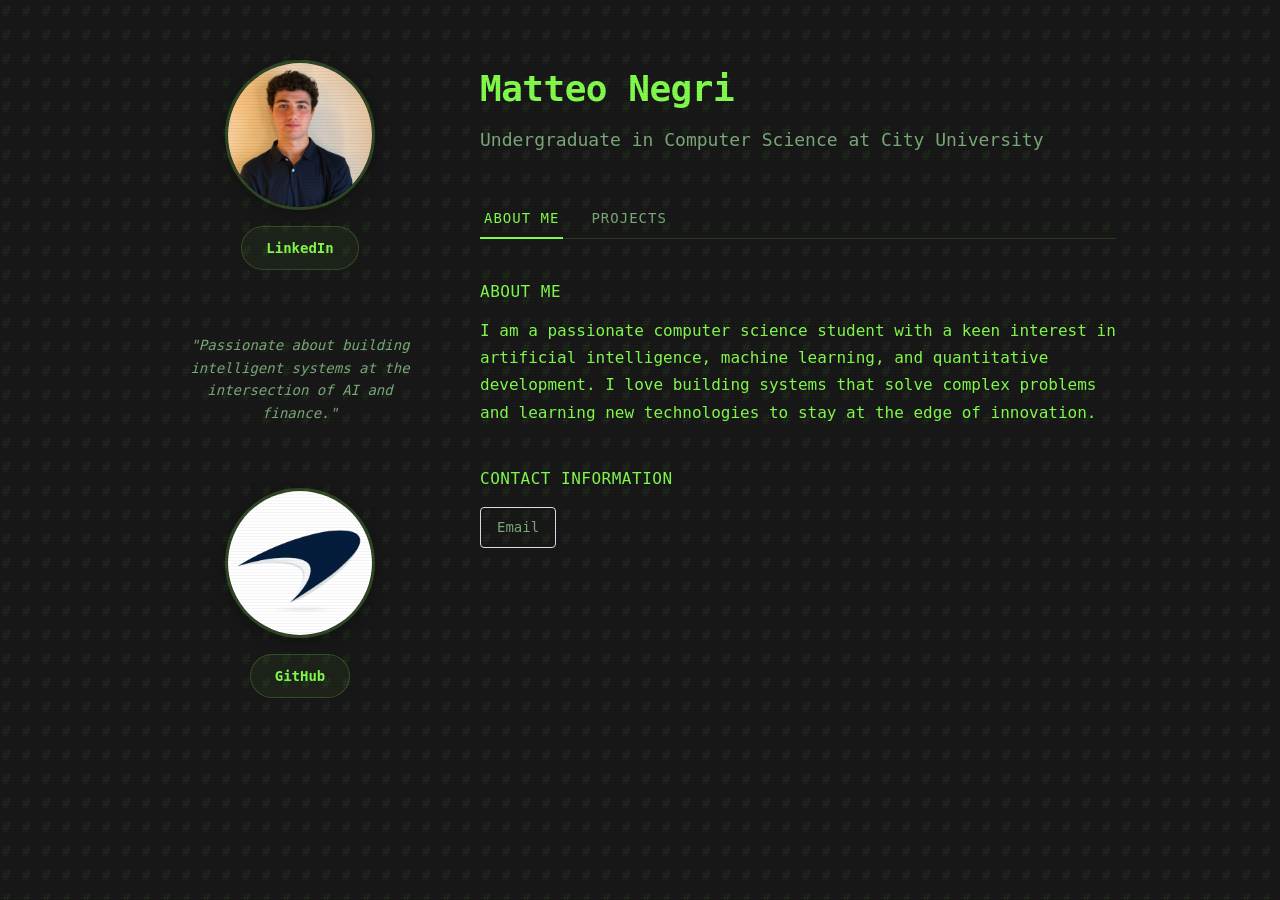
<file: index.html>
<!DOCTYPE html>
<html lang="en">

<head>
    <meta charset="UTF-8">
    <meta name="viewport" content="width=device-width, initial-scale=1.0">
    <title>Matteo Negri | Portfolio</title>

    <!-- Google Fonts: Inter -->
    <link rel="preconnect" href="https://fonts.googleapis.com">
    <link rel="preconnect" href="https://fonts.gstatic.com" crossorigin>
    <link href="https://fonts.googleapis.com/css2?family=Inter:wght@400;500;700&display=swap" rel="stylesheet">
    <link rel="icon" type="image/png" href="favicon.png">
    <link rel="stylesheet" href="style.css">
</head>

<body>
    <div class="container main-layout">
        <aside class="profile-card">
            <div class="social-group">
                <div class="circular-img">
                    <img src="data/profile.jpg" alt="Matteo Negri">
                </div>
                <a href="https://www.linkedin.com/in/matteo-negri-60097131b/" target="_blank" class="sidebar-btn linkedin">
                    LinkedIn
                </a>
            </div>

            <blockquote class="profile-quote">
                "Passionate about building intelligent systems at the intersection of AI and finance."
            </blockquote>

            <div class="social-group">
                <div class="circular-img">
                    <img src="data/mclaren.png" alt="GitHub Image">
                </div>
                <a href="https://github.com/MN012" target="_blank" class="sidebar-btn github">
                    GitHub
                </a>
            </div>
        </aside>

        <header class="hero">
            <h1 class="name-title">Matteo Negri</h1>
            <h2 class="subtitle">Undergraduate in Computer Science at City University</h2>
        </header>

        <nav class="tab-nav">
            <button class="tab-btn active" data-tab="about">ABOUT ME</button>
            <button class="tab-btn" data-tab="projects">PROJECTS</button>
        </nav>

        <main>
            <!-- ABOUT ME Tab -->
            <div class="tab-panel active" id="tab-about">
                <section class="content-section">
                    <h3>About Me</h3>
                    <p>I am a passionate computer science student with a keen interest in artificial intelligence,
                        machine learning, and quantitative development. I love building systems that solve complex
                        problems and learning new technologies to stay at the edge of innovation.</p>
                </section>

                <section class="content-section">
                    <h3>Contact Information</h3>
                    <div class="links-container">
                        <a href="mailto:matteo.negri@city.ac.uk" class="btn">Email</a>
                    </div>
                </section>
            </div>

            <div class="tab-panel" id="tab-projects">
                <div class="project-list">
                    <a href="project-anomaly.html" class="project-item">
                        <h2>Anomaly Detection in Financial Time Series</h2>
                        <p>Predicting stock anomalies using Z-scores, Isolation Forest, and LSTM neural networks on 39
                            years of price data.</p>
                    </a>

                    <a href="project-fake-news.html" class="project-item">
                        <h2>Fake News Classifier</h2>
                        <p>NLP-powered classification of news as "FAKE" or "REAL" using TF-IDF and Linear Support Vector
                            Classifiers.</p>
                    </a>

                    <a href="project-resume-screener.html" class="project-item">
                        <h2>AI Resume Screener</h2>
                        <p>CLI tool comparing resumes against job descriptions using TF-IDF vectorization and cosine
                            similarity.</p>
                    </a>

                    <a href="project-trading-bot.html" class="project-item">
                        <h2>Reinforcement Learning Trading Bot</h2>
                        <p>Autonomous trading agent trained with PPO on 10 years of AAPL data, achieving 12.5% return on
                            unseen test sets.</p>
                    </a>
                </div>
            </div>
        </main>

        <script>
            document.querySelectorAll('.tab-btn').forEach(btn => {
                btn.addEventListener('click', () => {
                    document.querySelectorAll('.tab-btn').forEach(b => b.classList.remove('active'));
                    document.querySelectorAll('.tab-panel').forEach(p => p.classList.remove('active'));
                    btn.classList.add('active');
                    document.getElementById('tab-' + btn.dataset.tab).classList.add('active');
                });
            });
        </script>
    </div>
</body>

</html>
</file>
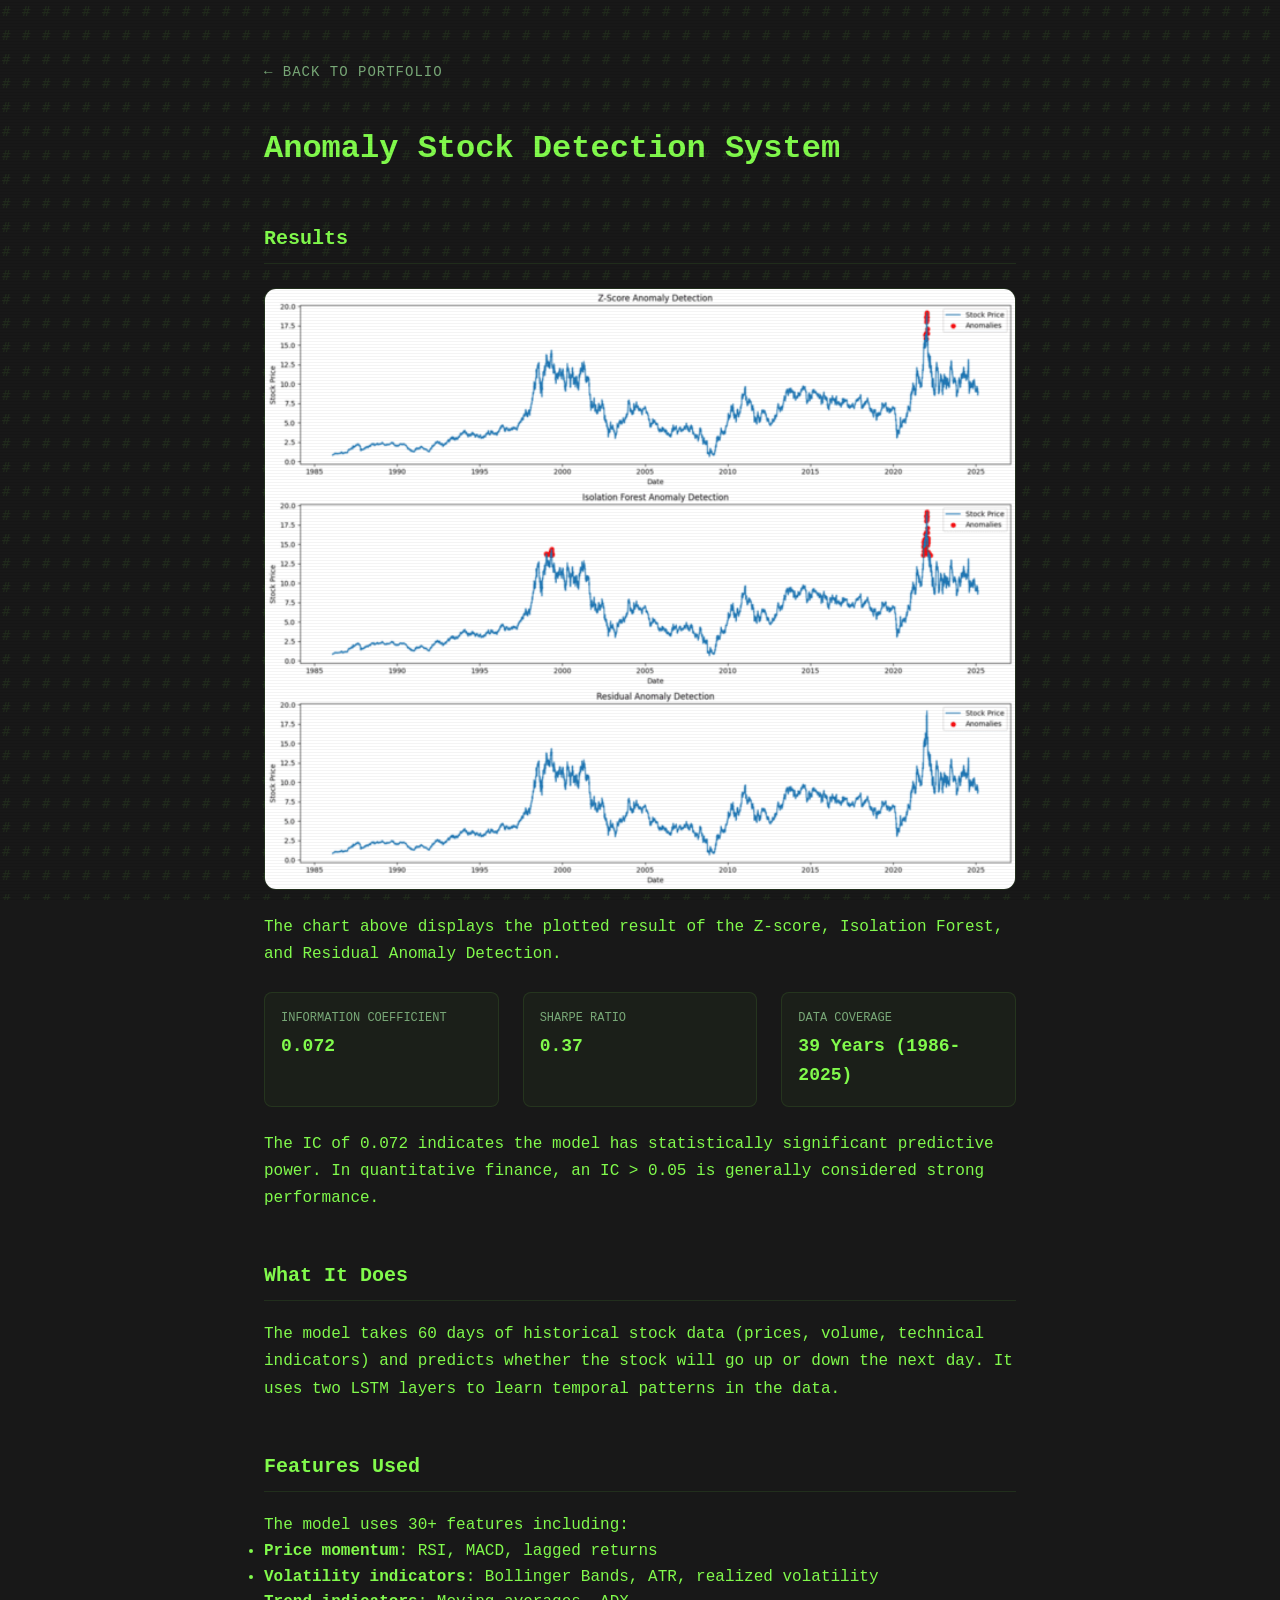
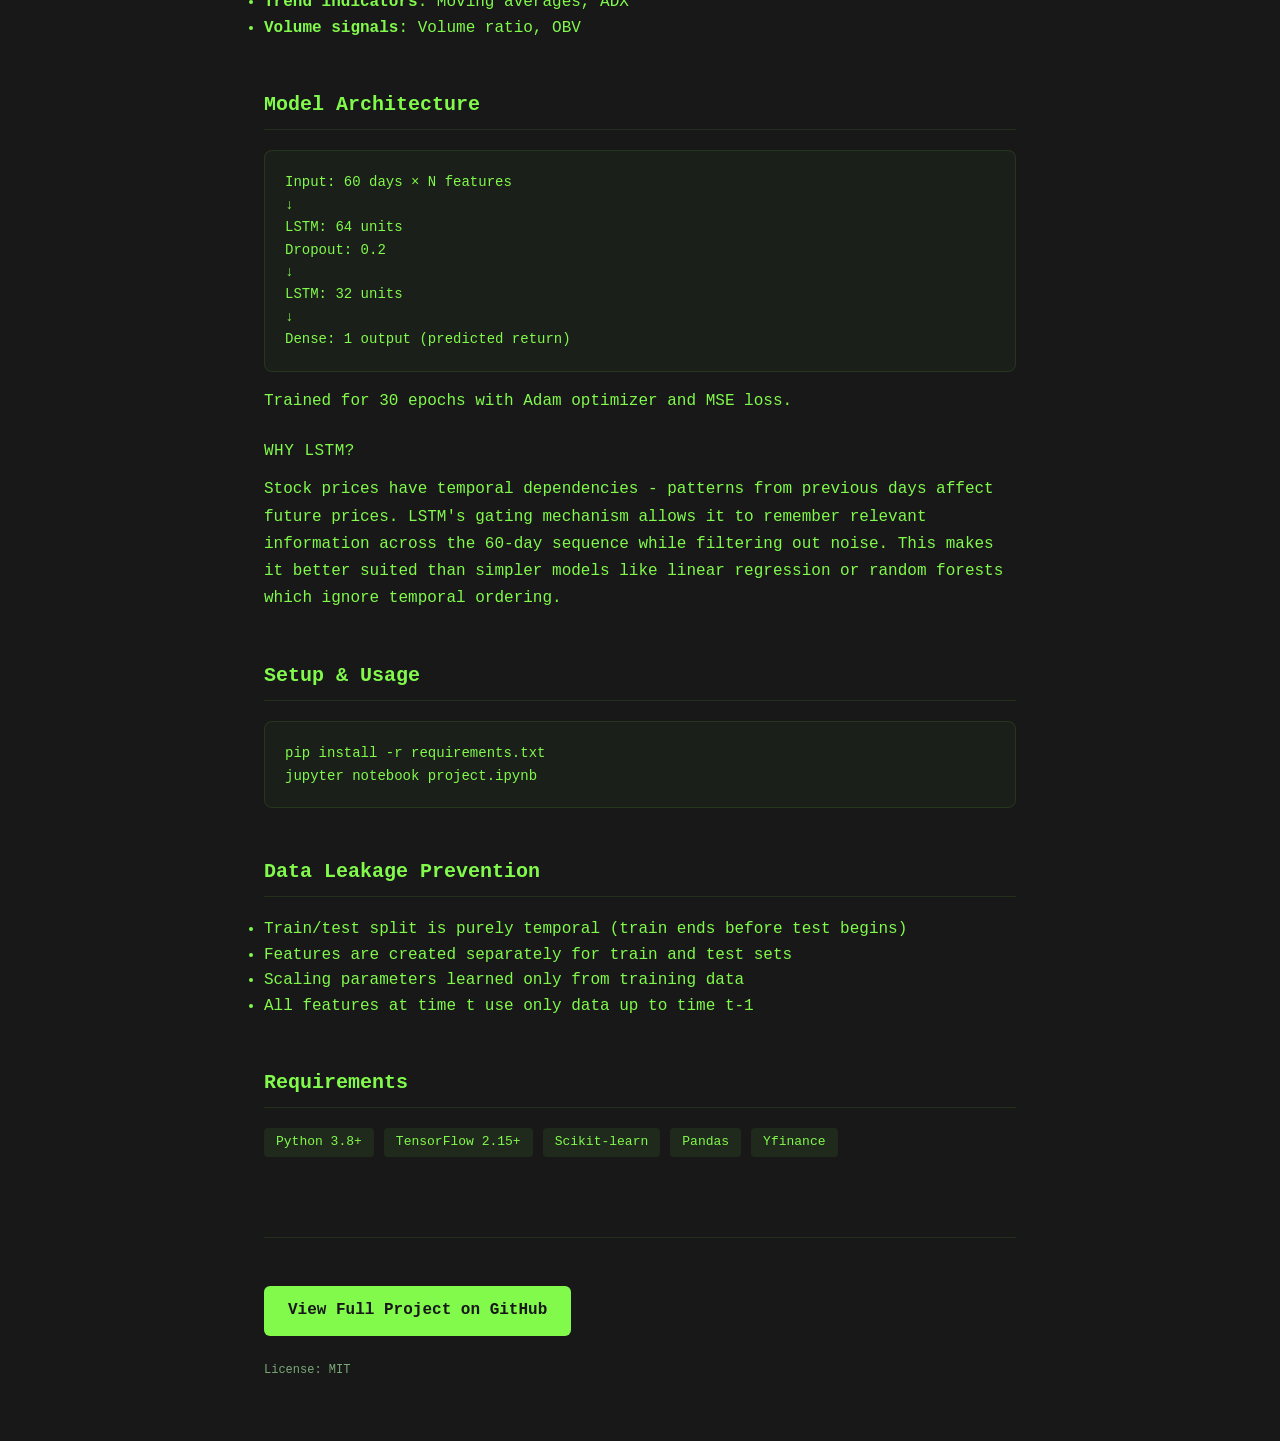
<file: project-anomaly.html>
<!DOCTYPE html>
<html lang="en">

<head>
    <meta charset="UTF-8">
    <meta name="viewport" content="width=device-width, initial-scale=1.0">
    <title>Anomaly Stock Detection System | Matteo Negri</title>

    <!-- Google Fonts -->
    <link rel="preconnect" href="https://fonts.googleapis.com">
    <link rel="preconnect" href="https://fonts.gstatic.com" crossorigin>
    <link href="https://fonts.googleapis.com/css2?family=Inter:wght@400;500;700&display=swap" rel="stylesheet">
    <link rel="icon" type="image/png" href="favicon.png">
    <link rel="stylesheet" href="style.css">
    <style>
        .detail-page {
            max-width: 800px;
            margin: 0 auto;
            padding: 60px 24px;
        }

        .back-link {
            display: inline-flex;
            align-items: center;
            gap: 8px;
            color: var(--text-secondary);
            text-decoration: none;
            font-size: 14px;
            text-transform: uppercase;
            letter-spacing: 1px;
            margin-bottom: 40px;
            transition: color 0.2s ease;
        }

        .back-link:hover {
            color: var(--text-primary);
        }

        .project-header {
            margin-bottom: 48px;
        }

        .project-header h1 {
            font-size: 32px;
            margin-bottom: 16px;
            color: var(--text-primary);
        }

        .tagline {
            font-size: 18px;
            color: var(--text-secondary);
            line-height: 1.6;
        }

        .content-block {
            margin-bottom: 48px;
        }

        .content-block h2 {
            font-size: 20px;
            color: var(--text-primary);
            margin-bottom: 20px;
            padding-bottom: 8px;
            border-bottom: 1px solid rgba(129, 250, 76, 0.1);
        }

        .content-block h3 {
            font-size: 16px;
            color: var(--text-primary);
            margin: 24px 0 12px;
        }

        .project-img {
            width: 100%;
            border-radius: 12px;
            border: 1px solid rgba(129, 250, 76, 0.1);
            margin: 24px 0;
            display: block;
        }

        .info-grid {
            display: grid;
            grid-template-columns: repeat(auto-fit, minmax(200px, 1fr));
            gap: 24px;
            margin: 24px 0;
        }

        .info-card {
            background: rgba(129, 250, 76, 0.03);
            border: 1px solid rgba(129, 250, 76, 0.1);
            padding: 16px;
            border-radius: 8px;
        }

        .info-card span {
            display: block;
            font-size: 12px;
            color: var(--text-secondary);
            text-transform: uppercase;
            margin-bottom: 4px;
        }

        .info-card strong {
            font-size: 18px;
            color: var(--text-primary);
        }

        .tech-list {
            display: flex;
            flex-wrap: wrap;
            gap: 10px;
            list-style: none;
            padding: 0;
        }

        .tech-tag {
            background: rgba(129, 250, 76, 0.08);
            color: var(--text-primary);
            padding: 4px 12px;
            border-radius: 4px;
            font-size: 13px;
        }

        code {
            background: rgba(129, 250, 76, 0.05);
            padding: 2px 6px;
            border-radius: 4px;
            font-family: inherit;
        }

        pre {
            background: rgba(129, 250, 76, 0.03);
            border: 1px solid rgba(129, 250, 76, 0.1);
            padding: 20px;
            border-radius: 8px;
            overflow-x: auto;
            margin: 16px 0;
            font-size: 14px;
            line-height: 1.6;
        }

        .github-btn {
            display: inline-flex;
            align-items: center;
            padding: 12px 24px;
            background: var(--text-primary);
            color: var(--bg-color);
            text-decoration: none;
            border-radius: 6px;
            font-weight: 600;
            margin-top: 24px;
            transition: opacity 0.2s;
        }

        .github-btn:hover {
            opacity: 0.9;
        }
    </style>
</head>

<body>
    <div class="container detail-page">
        <a href="index.html" class="back-link">← Back to Portfolio</a>

        <header class="project-header">
            <h1>Anomaly Stock Detection System</h1>
        </header>

        <section class="content-block">
            <h2>Results</h2>
            <img src="data/anomaly.png" alt="Plotted Result of Anomaly Detection" class="project-img">
            <p>The chart above displays the plotted result of the Z-score, Isolation Forest, and Residual Anomaly
                Detection.</p>

            <div class="info-grid">
                <div class="info-card">
                    <span>Information Coefficient</span>
                    <strong>0.072</strong>
                </div>
                <div class="info-card">
                    <span>Sharpe Ratio</span>
                    <strong>0.37</strong>
                </div>
                <div class="info-card">
                    <span>Data Coverage</span>
                    <strong>39 Years (1986-2025)</strong>
                </div>
            </div>
            <p>The IC of 0.072 indicates the model has statistically significant predictive power. In quantitative
                finance, an IC > 0.05 is generally considered strong performance.</p>
        </section>

        <section class="content-block">
            <h2>What It Does</h2>
            <p>The model takes 60 days of historical stock data (prices, volume, technical indicators) and predicts
                whether the stock will go up or down the next day. It uses two LSTM layers to learn temporal patterns in
                the data.</p>
        </section>

        <section class="content-block">
            <h2>Features Used</h2>
            <p>The model uses 30+ features including:</p>
            <ul>
                <li><strong>Price momentum</strong>: RSI, MACD, lagged returns</li>
                <li><strong>Volatility indicators</strong>: Bollinger Bands, ATR, realized volatility</li>
                <li><strong>Trend indicators</strong>: Moving averages, ADX</li>
                <li><strong>Volume signals</strong>: Volume ratio, OBV</li>
            </ul>
        </section>

        <section class="content-block">
            <h2>Model Architecture</h2>
            <pre>Input: 60 days × N features
↓
LSTM: 64 units
Dropout: 0.2
↓
LSTM: 32 units
↓
Dense: 1 output (predicted return)</pre>
            <p>Trained for 30 epochs with Adam optimizer and MSE loss.</p>

            <h3>Why LSTM?</h3>
            <p>Stock prices have temporal dependencies - patterns from previous days affect future prices. LSTM's gating
                mechanism allows it to remember relevant information across the 60-day sequence while filtering out
                noise. This makes it better suited than simpler models like linear regression or random forests which
                ignore temporal ordering.</p>
        </section>

        <section class="content-block">
            <h2>Setup & Usage</h2>
            <pre>pip install -r requirements.txt
jupyter notebook project.ipynb</pre>
        </section>

        <section class="content-block">
            <h2>Data Leakage Prevention</h2>
            <ul>
                <li>Train/test split is purely temporal (train ends before test begins)</li>
                <li>Features are created separately for train and test sets</li>
                <li>Scaling parameters learned only from training data</li>
                <li>All features at time t use only data up to time t-1</li>
            </ul>
        </section>

        <section class="content-block">
            <h2>Requirements</h2>
            <ul class="tech-list">
                <li class="tech-tag">Python 3.8+</li>
                <li class="tech-tag">TensorFlow 2.15+</li>
                <li class="tech-tag">Scikit-learn</li>
                <li class="tech-tag">Pandas</li>
                <li class="tech-tag">Yfinance</li>
            </ul>
        </section>

        <footer style="margin-top: 80px; padding-top: 24px; border-top: 1px solid rgba(129, 250, 76, 0.1);">
            <a href="https://github.com/MN012/Anomaly-Stock-Detection-System" target="_blank" class="github-btn">View
                Full Project on GitHub</a>
            <p style="font-size: 12px; color: var(--text-secondary); margin-top: 24px;">License: MIT</p>
        </footer>
    </div>
</body>

</html>
</file>
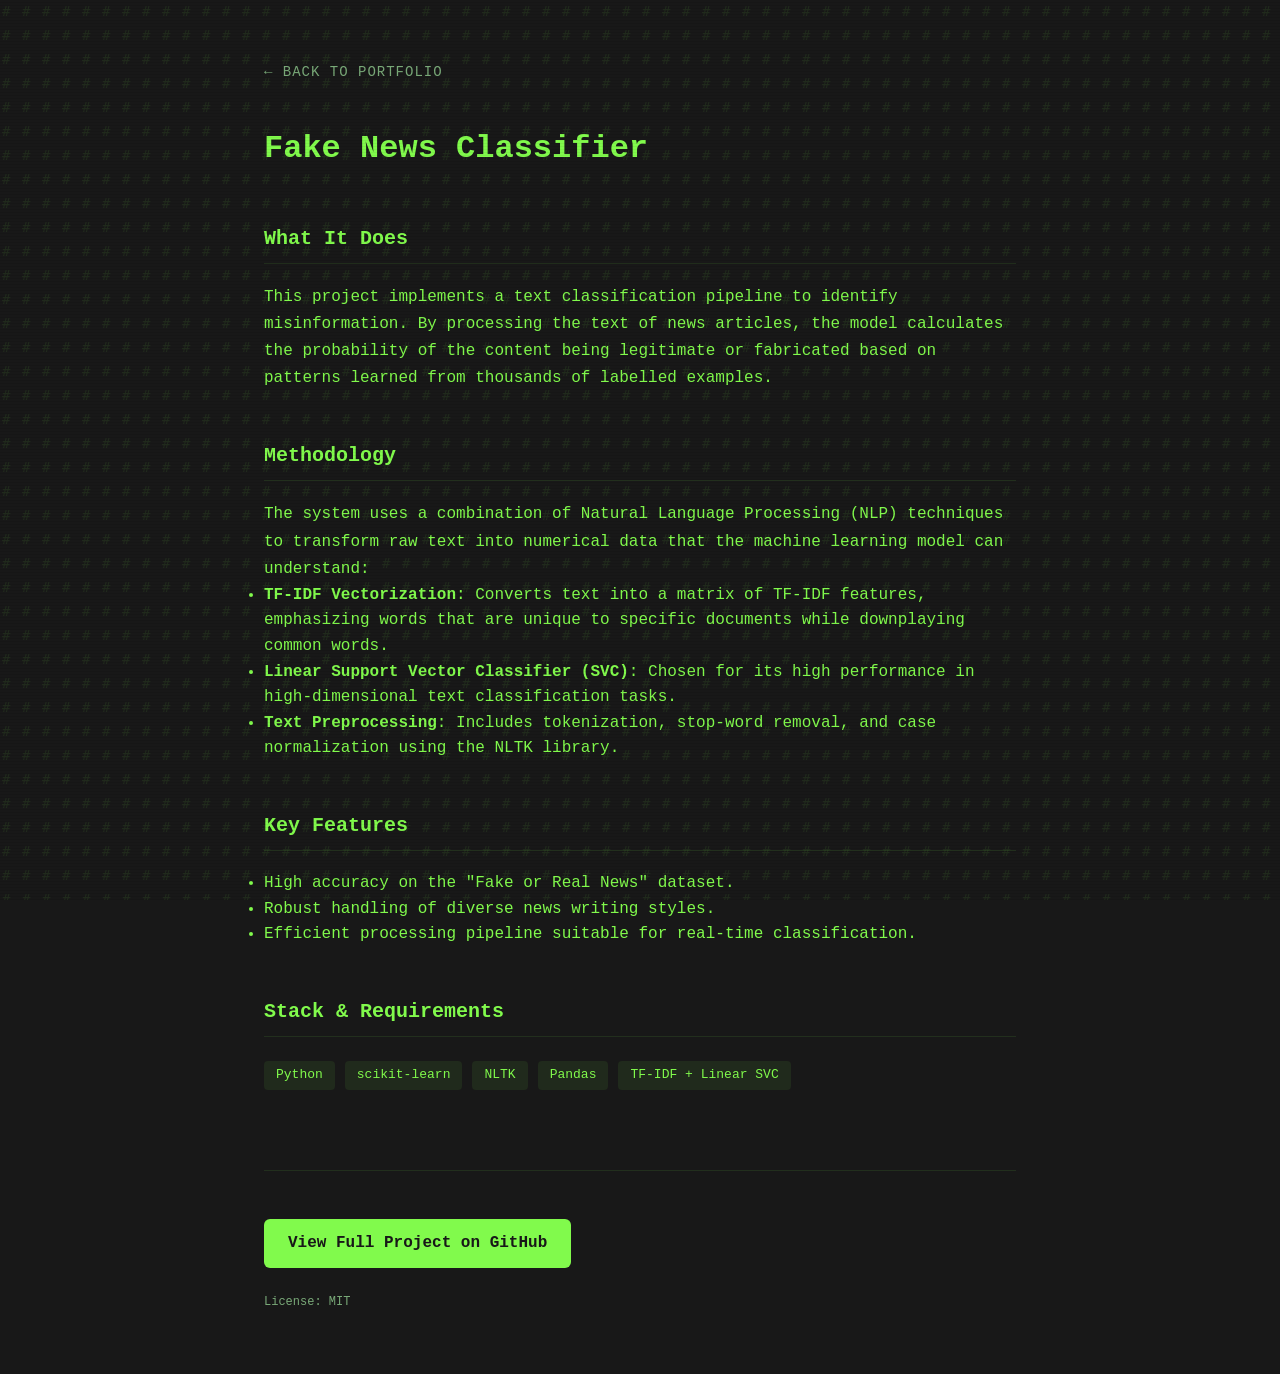
<file: project-fake-news.html>
<!DOCTYPE html>
<html lang="en">

<head>
    <meta charset="UTF-8">
    <meta name="viewport" content="width=device-width, initial-scale=1.0">
    <title>Fake News Classifier | Matteo Negri</title>

    <!-- Google Fonts -->
    <link rel="preconnect" href="https://fonts.googleapis.com">
    <link rel="preconnect" href="https://fonts.gstatic.com" crossorigin>
    <link href="https://fonts.googleapis.com/css2?family=Inter:wght@400;500;700&display=swap" rel="stylesheet">
    <link rel="icon" type="image/png" href="favicon.png">
    <link rel="stylesheet" href="style.css">
    <style>
        .detail-page {
            max-width: 800px;
            margin: 0 auto;
            padding: 60px 24px;
        }

        .back-link {
            display: inline-flex;
            align-items: center;
            gap: 8px;
            color: var(--text-secondary);
            text-decoration: none;
            font-size: 14px;
            text-transform: uppercase;
            letter-spacing: 1px;
            margin-bottom: 40px;
            transition: color 0.2s ease;
        }

        .back-link:hover {
            color: var(--text-primary);
        }

        .project-header {
            margin-bottom: 48px;
        }

        .project-header h1 {
            font-size: 32px;
            margin-bottom: 16px;
            color: var(--text-primary);
        }

        .tagline {
            font-size: 18px;
            color: var(--text-secondary);
            line-height: 1.6;
        }

        .content-block {
            margin-bottom: 48px;
        }

        .content-block h2 {
            font-size: 20px;
            color: var(--text-primary);
            margin-bottom: 20px;
            padding-bottom: 8px;
            border-bottom: 1px solid rgba(129, 250, 76, 0.1);
        }

        .tech-list {
            display: flex;
            flex-wrap: wrap;
            gap: 10px;
            list-style: none;
            padding: 0;
            margin-top: 24px;
        }

        .tech-tag {
            background: rgba(129, 250, 76, 0.08);
            color: var(--text-primary);
            padding: 4px 12px;
            border-radius: 4px;
            font-size: 13px;
        }

        .github-btn {
            display: inline-flex;
            align-items: center;
            padding: 12px 24px;
            background: var(--text-primary);
            color: var(--bg-color);
            text-decoration: none;
            border-radius: 6px;
            font-weight: 600;
            margin-top: 24px;
            transition: opacity 0.2s;
        }

        .github-btn:hover {
            opacity: 0.9;
        }
    </style>
</head>

<body>
    <div class="container detail-page">
        <a href="index.html" class="back-link">← Back to Portfolio</a>

        <header class="project-header">
            <h1>Fake News Classifier</h1>
        </header>

        <section class="content-block">
            <h2>What It Does</h2>
            <p>This project implements a text classification pipeline to identify misinformation. By processing the text
                of news articles, the model calculates the probability of the content being legitimate or fabricated
                based on patterns learned from thousands of labelled examples.</p>
        </section>

        <section class="content-block">
            <h2>Methodology</h2>
            <p>The system uses a combination of Natural Language Processing (NLP) techniques to transform raw text into
                numerical data that the machine learning model can understand:</p>
            <ul>
                <li><strong>TF-IDF Vectorization</strong>: Converts text into a matrix of TF-IDF features, emphasizing
                    words that are unique to specific documents while downplaying common words.</li>
                <li><strong>Linear Support Vector Classifier (SVC)</strong>: Chosen for its high performance in
                    high-dimensional text classification tasks.</li>
                <li><strong>Text Preprocessing</strong>: Includes tokenization, stop-word removal, and case
                    normalization using the NLTK library.</li>
            </ul>
        </section>

        <section class="content-block">
            <h2>Key Features</h2>
            <ul>
                <li>High accuracy on the "Fake or Real News" dataset.</li>
                <li>Robust handling of diverse news writing styles.</li>
                <li>Efficient processing pipeline suitable for real-time classification.</li>
            </ul>
        </section>

        <section class="content-block">
            <h2>Stack & Requirements</h2>
            <ul class="tech-list">
                <li class="tech-tag">Python</li>
                <li class="tech-tag">scikit-learn</li>
                <li class="tech-tag">NLTK</li>
                <li class="tech-tag">Pandas</li>
                <li class="tech-tag">TF-IDF + Linear SVC</li>
            </ul>
        </section>

        <footer style="margin-top: 80px; padding-top: 24px; border-top: 1px solid rgba(129, 250, 76, 0.1);">
            <a href="https://github.com/MN012/Fake-News-Classifier-Project" target="_blank" class="github-btn">View Full
                Project on GitHub</a>
            <p style="font-size: 12px; color: var(--text-secondary); margin-top: 24px;">License: MIT</p>
        </footer>
    </div>
</body>

</html>
</file>
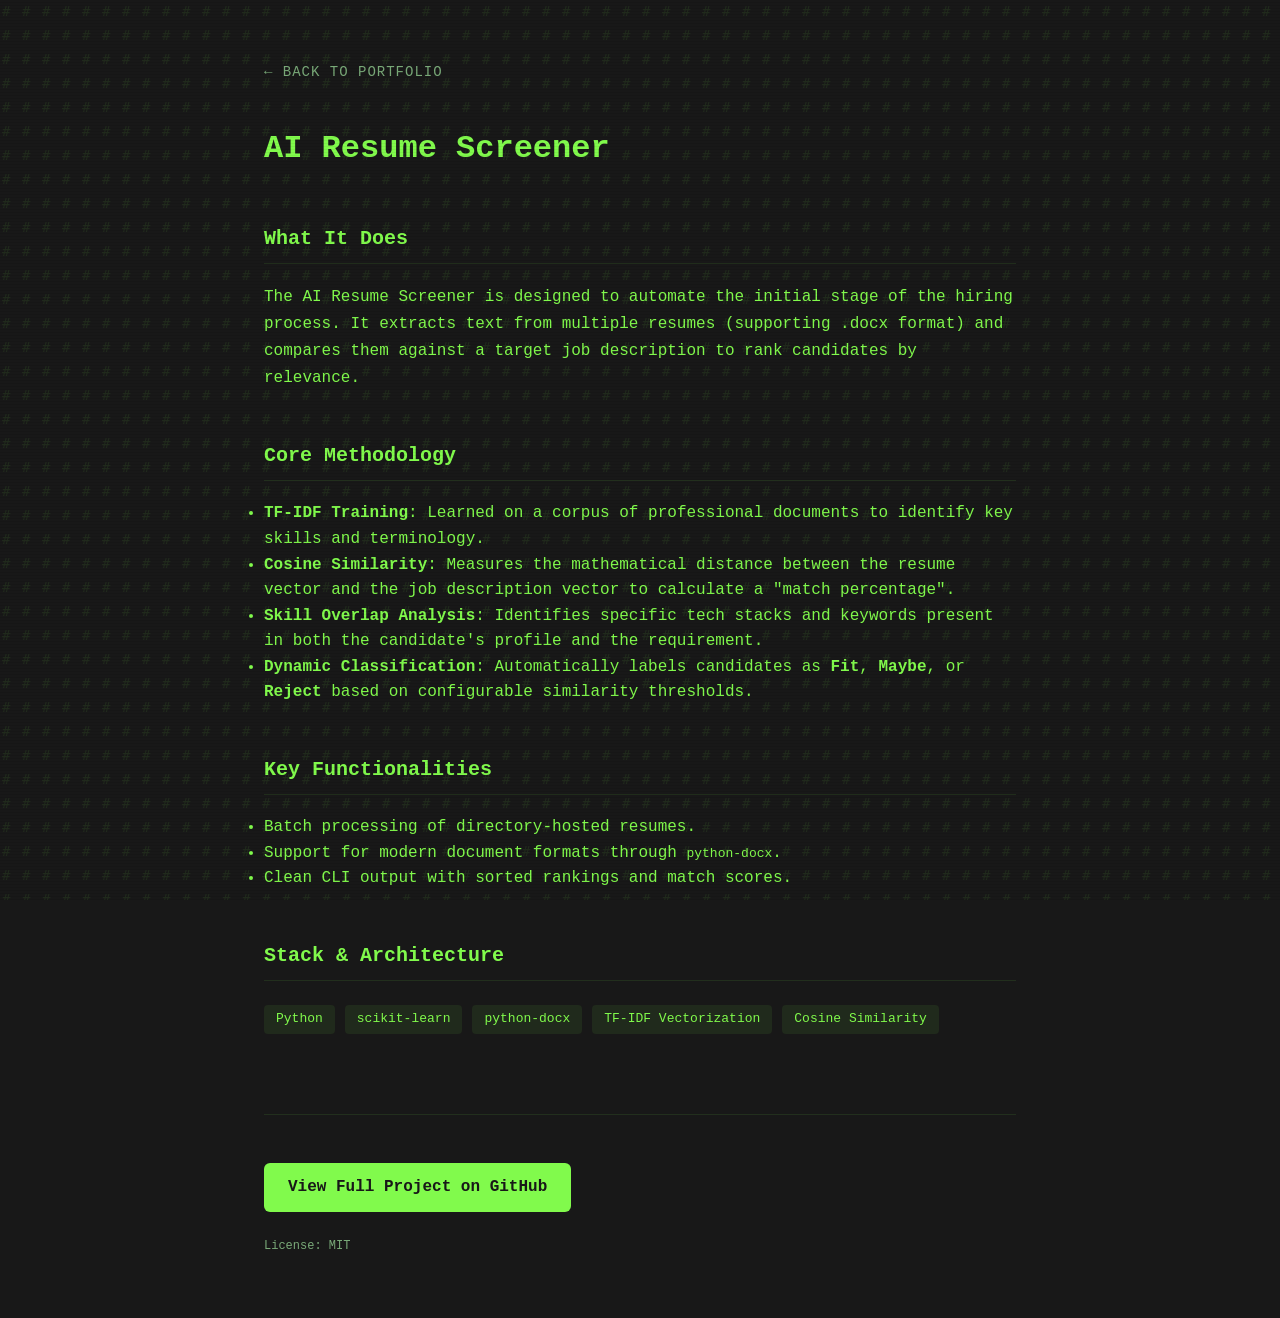
<file: project-resume-screener.html>
<!DOCTYPE html>
<html lang="en">

<head>
    <meta charset="UTF-8">
    <meta name="viewport" content="width=device-width, initial-scale=1.0">
    <title>AI Resume Screener | Matteo Negri</title>

    <!-- Google Fonts -->
    <link rel="preconnect" href="https://fonts.googleapis.com">
    <link rel="preconnect" href="https://fonts.gstatic.com" crossorigin>
    <link href="https://fonts.googleapis.com/css2?family=Inter:wght@400;500;700&display=swap" rel="stylesheet">
    <link rel="icon" type="image/png" href="favicon.png">
    <link rel="stylesheet" href="style.css">
    <style>
        .detail-page {
            max-width: 800px;
            margin: 0 auto;
            padding: 60px 24px;
        }

        .back-link {
            display: inline-flex;
            align-items: center;
            gap: 8px;
            color: var(--text-secondary);
            text-decoration: none;
            font-size: 14px;
            text-transform: uppercase;
            letter-spacing: 1px;
            margin-bottom: 40px;
            transition: color 0.2s ease;
        }

        .back-link:hover {
            color: var(--text-primary);
        }

        .project-header {
            margin-bottom: 48px;
        }

        .project-header h1 {
            font-size: 32px;
            margin-bottom: 16px;
            color: var(--text-primary);
        }

        .tagline {
            font-size: 18px;
            color: var(--text-secondary);
            line-height: 1.6;
        }

        .content-block {
            margin-bottom: 48px;
        }

        .content-block h2 {
            font-size: 20px;
            color: var(--text-primary);
            margin-bottom: 20px;
            padding-bottom: 8px;
            border-bottom: 1px solid rgba(129, 250, 76, 0.1);
        }

        .tech-list {
            display: flex;
            flex-wrap: wrap;
            gap: 10px;
            list-style: none;
            padding: 0;
            margin-top: 24px;
        }

        .tech-tag {
            background: rgba(129, 250, 76, 0.08);
            color: var(--text-primary);
            padding: 4px 12px;
            border-radius: 4px;
            font-size: 13px;
        }

        .github-btn {
            display: inline-flex;
            align-items: center;
            padding: 12px 24px;
            background: var(--text-primary);
            color: var(--bg-color);
            text-decoration: none;
            border-radius: 6px;
            font-weight: 600;
            margin-top: 24px;
            transition: opacity 0.2s;
        }

        .github-btn:hover {
            opacity: 0.9;
        }
    </style>
</head>

<body>
    <div class="container detail-page">
        <a href="index.html" class="back-link">← Back to Portfolio</a>

        <header class="project-header">
            <h1>AI Resume Screener</h1>
        </header>

        <section class="content-block">
            <h2>What It Does</h2>
            <p>The AI Resume Screener is designed to automate the initial stage of the hiring process. It extracts text from multiple resumes (supporting .docx format) and compares them against a target job description to rank candidates by relevance.</p>
        </section>

        <section class="content-block">
            <h2>Core Methodology</h2>
            <ul>
                <li><strong>TF-IDF Training</strong>: Learned on a corpus of professional documents to identify key skills and terminology.</li>
                <li><strong>Cosine Similarity</strong>: Measures the mathematical distance between the resume vector and the job description vector to calculate a "match percentage".</li>
                <li><strong>Skill Overlap Analysis</strong>: Identifies specific tech stacks and keywords present in both the candidate's profile and the requirement.</li>
                <li><strong>Dynamic Classification</strong>: Automatically labels candidates as <strong>Fit</strong>, <strong>Maybe</strong>, or <strong>Reject</strong> based on configurable similarity thresholds.</li>
            </ul>
        </section>

        <section class="content-block">
            <h2>Key Functionalities</h2>
            <ul>
                <li>Batch processing of directory-hosted resumes.</li>
                <li>Support for modern document formats through <code>python-docx</code>.</li>
                <li>Clean CLI output with sorted rankings and match scores.</li>
            </ul>
        </section>

        <section class="content-block">
            <h2>Stack & Architecture</h2>
            <ul class="tech-list">
                <li class="tech-tag">Python</li>
                <li class="tech-tag">scikit-learn</li>
                <li class="tech-tag">python-docx</li>
                <li class="tech-tag">TF-IDF Vectorization</li>
                <li class="tech-tag">Cosine Similarity</li>
            </ul>
        </section>

        <footer style="margin-top: 80px; padding-top: 24px; border-top: 1px solid rgba(129, 250, 76, 0.1);">
            <a href="https://github.com/MN012/ai-resume-screener" target="_blank" class="github-btn">View Full Project on GitHub</a>
            <p style="font-size: 12px; color: var(--text-secondary); margin-top: 24px;">License: MIT</p>
        </footer>
    </div>
</body>

</html>
</file>
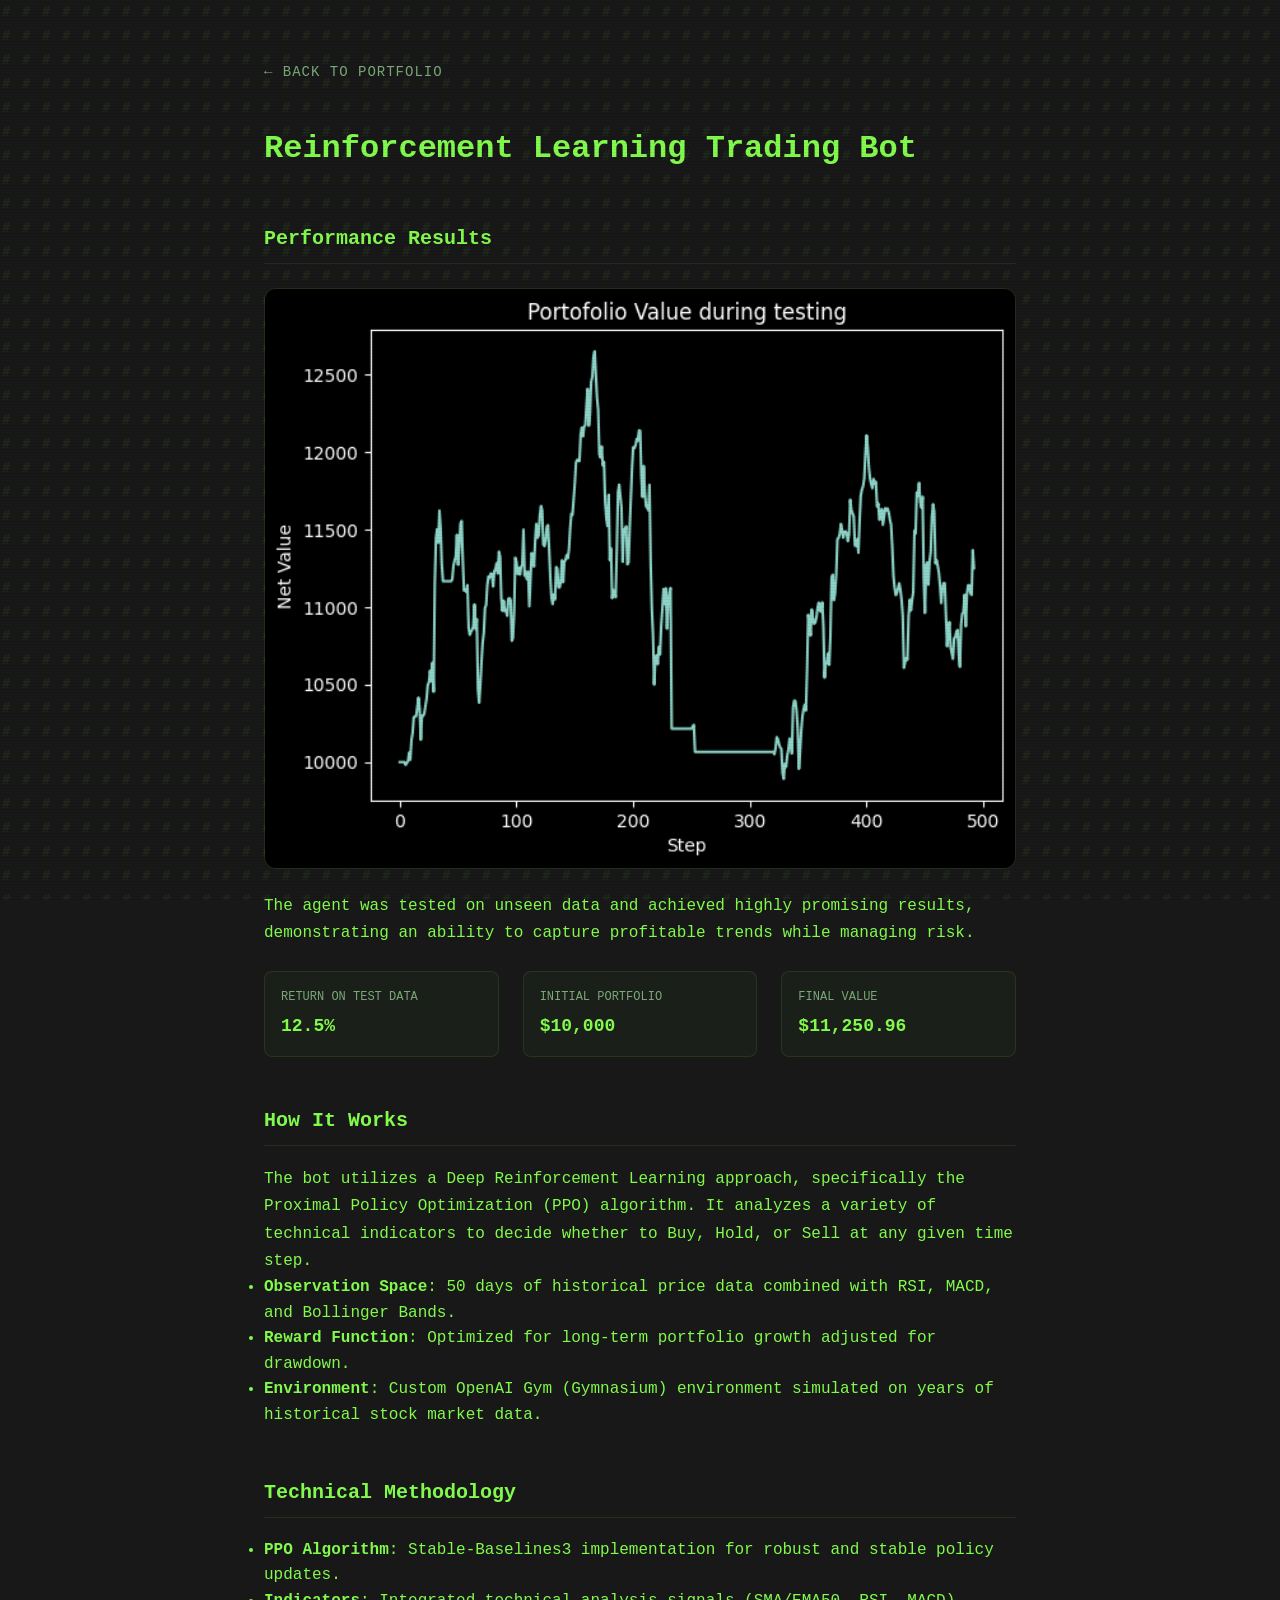
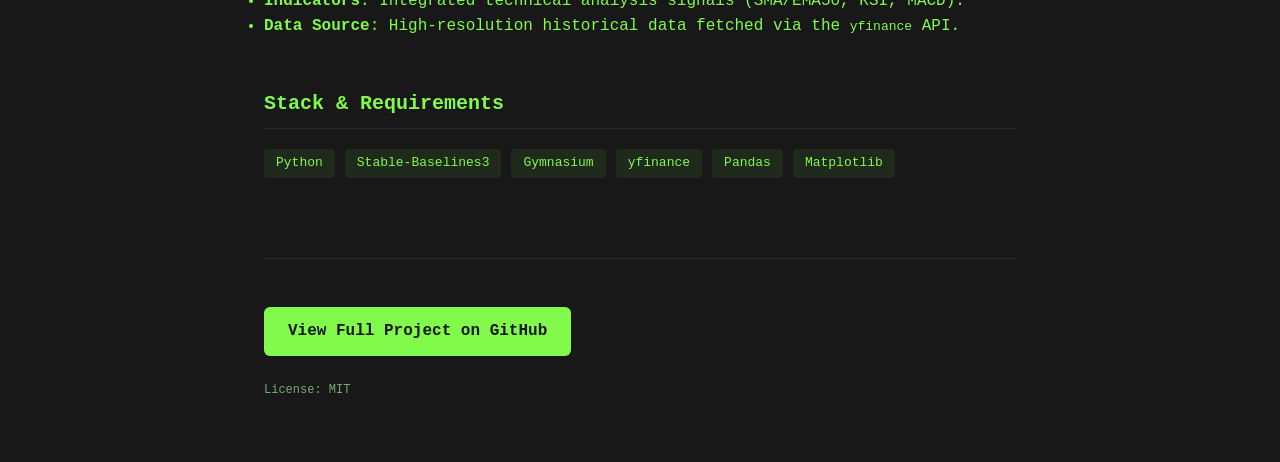
<file: project-trading-bot.html>
<!DOCTYPE html>
<html lang="en">

<head>
    <meta charset="UTF-8">
    <meta name="viewport" content="width=device-width, initial-scale=1.0">
    <title>Reinforcement Learning Trading Bot | Matteo Negri</title>

    <!-- Google Fonts -->
    <link rel="preconnect" href="https://fonts.googleapis.com">
    <link rel="preconnect" href="https://fonts.gstatic.com" crossorigin>
    <link href="https://fonts.googleapis.com/css2?family=Inter:wght@400;500;700&display=swap" rel="stylesheet">
    <link rel="icon" type="image/png" href="favicon.png">
    <link rel="stylesheet" href="style.css">
    <style>
        .detail-page {
            max-width: 800px;
            margin: 0 auto;
            padding: 60px 24px;
        }

        .back-link {
            display: inline-flex;
            align-items: center;
            gap: 8px;
            color: var(--text-secondary);
            text-decoration: none;
            font-size: 14px;
            text-transform: uppercase;
            letter-spacing: 1px;
            margin-bottom: 40px;
            transition: color 0.2s ease;
        }

        .back-link:hover {
            color: var(--text-primary);
        }

        .project-header {
            margin-bottom: 48px;
        }

        .project-header h1 {
            font-size: 32px;
            margin-bottom: 16px;
            color: var(--text-primary);
        }

        .tagline {
            font-size: 18px;
            color: var(--text-secondary);
            line-height: 1.6;
        }

        .content-block {
            margin-bottom: 48px;
        }

        .content-block h2 {
            font-size: 20px;
            color: var(--text-primary);
            margin-bottom: 20px;
            padding-bottom: 8px;
            border-bottom: 1px solid rgba(129, 250, 76, 0.1);
        }

        .project-img {
            width: 100%;
            border-radius: 12px;
            border: 1px solid rgba(129, 250, 76, 0.1);
            margin: 24px 0;
            display: block;
        }

        .info-grid {
            display: grid;
            grid-template-columns: repeat(auto-fit, minmax(200px, 1fr));
            gap: 24px;
            margin: 24px 0;
        }

        .info-card {
            background: rgba(129, 250, 76, 0.03);
            border: 1px solid rgba(129, 250, 76, 0.1);
            padding: 16px;
            border-radius: 8px;
        }

        .info-card span {
            display: block;
            font-size: 12px;
            color: var(--text-secondary);
            text-transform: uppercase;
            margin-bottom: 4px;
        }

        .info-card strong {
            font-size: 18px;
            color: var(--text-primary);
        }

        .tech-list {
            display: flex;
            flex-wrap: wrap;
            gap: 10px;
            list-style: none;
            padding: 0;
        }

        .tech-tag {
            background: rgba(129, 250, 76, 0.08);
            color: var(--text-primary);
            padding: 4px 12px;
            border-radius: 4px;
            font-size: 13px;
        }

        .github-btn {
            display: inline-flex;
            align-items: center;
            padding: 12px 24px;
            background: var(--text-primary);
            color: var(--bg-color);
            text-decoration: none;
            border-radius: 6px;
            font-weight: 600;
            margin-top: 24px;
            transition: opacity 0.2s;
        }

        .github-btn:hover {
            opacity: 0.9;
        }
    </style>
</head>

<body>
    <div class="container detail-page">
        <a href="index.html" class="back-link">← Back to Portfolio</a>

        <header class="project-header">
            <h1>Reinforcement Learning Trading Bot</h1>
        </header>

        <section class="content-block">
            <h2>Performance Results</h2>
            <img src="data/python trading bot.png" alt="RL Trading Bot Chart" class="project-img">
            <p>The agent was tested on unseen data and achieved highly promising results, demonstrating an ability to
                capture profitable trends while managing risk.</p>

            <div class="info-grid">
                <div class="info-card">
                    <span>Return on Test Data</span>
                    <strong>12.5%</strong>
                </div>
                <div class="info-card">
                    <span>Initial Portfolio</span>
                    <strong>$10,000</strong>
                </div>
                <div class="info-card">
                    <span>Final Value</span>
                    <strong>$11,250.96</strong>
                </div>
            </div>
        </section>

        <section class="content-block">
            <h2>How It Works</h2>
            <p>The bot utilizes a Deep Reinforcement Learning approach, specifically the Proximal Policy Optimization
                (PPO) algorithm. It analyzes a variety of technical indicators to decide whether to Buy, Hold, or Sell
                at any given time step.</p>
            <ul>
                <li><strong>Observation Space</strong>: 50 days of historical price data combined with RSI, MACD, and
                    Bollinger Bands.</li>
                <li><strong>Reward Function</strong>: Optimized for long-term portfolio growth adjusted for drawdown.
                </li>
                <li><strong>Environment</strong>: Custom OpenAI Gym (Gymnasium) environment simulated on years of
                    historical stock market data.</li>
            </ul>
        </section>

        <section class="content-block">
            <h2>Technical Methodology</h2>
            <ul>
                <li><strong>PPO Algorithm</strong>: Stable-Baselines3 implementation for robust and stable policy
                    updates.</li>
                <li><strong>Indicators</strong>: Integrated technical analysis signals (SMA/EMA50, RSI, MACD).</li>
                <li><strong>Data Source</strong>: High-resolution historical data fetched via the <code>yfinance</code>
                    API.</li>
            </ul>
        </section>

        <section class="content-block">
            <h2>Stack & Requirements</h2>
            <ul class="tech-list">
                <li class="tech-tag">Python</li>
                <li class="tech-tag">Stable-Baselines3</li>
                <li class="tech-tag">Gymnasium</li>
                <li class="tech-tag">yfinance</li>
                <li class="tech-tag">Pandas</li>
                <li class="tech-tag">Matplotlib</li>
            </ul>
        </section>

        <footer style="margin-top: 80px; padding-top: 24px; border-top: 1px solid rgba(129, 250, 76, 0.1);">
            <a href="https://github.com/MN012/Python-Reinforcement-Learning-Trading-Bot" target="_blank"
                class="github-btn">View Full Project on GitHub</a>
            <p style="font-size: 12px; color: var(--text-secondary); margin-top: 24px;">License: MIT</p>
        </footer>
    </div>
</body>

</html>
</file>
<file: style.css>
:root {
    --bg-color: rgb(24, 24, 24);
    --text-primary: rgb(129, 250, 76);
    --text-secondary: rgb(121, 169, 120);
    --border-color: rgb(218, 220, 224);
    --accent-blue: rgb(121, 169, 120);
    --accent-hover: rgb(206, 22, 22);
    --btn-bg-hover: rgb(18, 18, 18);
}

* {
    box-sizing: border-box;
    margin: 0;
    padding: 0;
}

body {
    font-family: 'SF Mono', 'SFMono-Regular', ui-monospace, Menlo, Monaco, 'Roboto Mono', 'Segoe UI Mono', monospace;
    background-color: var(--bg-color);
    color: var(--text-primary);
    line-height: 1.6;
    -webkit-font-smoothing: antialiased;
    -moz-osx-font-smoothing: grayscale;
    position: relative;
    min-height: 100vh;
}

body::before {
    content: '';
    position: fixed;
    top: 0;
    left: 0;
    width: 100%;
    height: 100%;
    z-index: 0;
    pointer-events: none;
    background-image: url("data:image/svg+xml,%3Csvg xmlns='http://www.w3.org/2000/svg' width='20' height='24'%3E%3Ctext x='2' y='16' font-family='monospace' font-size='14' fill='rgba(129,250,76,0.08)'%3E%23%3C/text%3E%3C/svg%3E");
    background-repeat: repeat;
}

body::after {
    content: '';
    position: fixed;
    top: 0;
    left: 0;
    width: 100%;
    height: 100%;
    z-index: 2;
    pointer-events: none;
    background: repeating-linear-gradient(0deg,
            rgba(0, 0, 0, 0.15) 0px,
            rgba(0, 0, 0, 0.15) 1px,
            transparent 1px,
            transparent 3px);
    opacity: 0.3;
}

.container {
    max-width: 680px;
    margin: 0 auto;
    padding: 60px 24px;
    position: relative;
    z-index: 1;
}

/* Sidebar Styling Refinements */
.profile-card {
    display: flex;
    flex-direction: column;
    align-items: center;
    gap: 32px;
    margin-bottom: 40px;
    text-align: center;
}

.social-group {
    display: flex;
    flex-direction: column;
    align-items: center;
    gap: 16px;
}

.circular-img {
    width: 150px;
    height: 150px;
    border-radius: 50%;
    overflow: hidden;
    border: 3px solid rgba(129, 250, 76, 0.2);
    box-shadow: 0 4px 20px rgba(0, 0, 0, 0.3);
    transition: all 0.3s ease;
}

.circular-img img {
    width: 100%;
    height: 100%;
    object-fit: cover;
}

.circular-img:hover {
    border-color: var(--text-primary);
    transform: scale(1.02);
}

.profile-quote {
    font-size: 14px;
    font-style: italic;
    color: var(--text-secondary);
    line-height: 1.6;
    max-width: 240px;
    margin: 20px auto;
}

.sidebar-btn {
    display: inline-flex;
    align-items: center;
    padding: 10px 24px;
    background: rgba(129, 250, 76, 0.05);
    color: var(--text-primary);
    text-decoration: none;
    border-radius: 30px;
    font-size: 14px;
    font-weight: 600;
    border: 1px solid rgba(129, 250, 76, 0.2);
    transition: all 0.2s ease;
}

.sidebar-btn:hover {
    background: rgba(129, 250, 76, 0.15);
    border-color: var(--text-primary);
    transform: translateY(-2px);
    box-shadow: 0 4px 12px rgba(129, 250, 76, 0.1);
}

@media (min-width: 1100px) {
    .container {
        max-width: 1000px;
        padding-left: 340px;
    }

    .profile-card {
        position: absolute;
        left: 20px;
        top: 60px;
        width: 280px;
        text-align: center;
        align-items: center;
        margin-bottom: 0;
    }

    .profile-quote {
        margin: 32px 0;
    }
}

/* Hero Section */
.hero {
    margin-bottom: 48px;
}

.name-title {
    font-size: 36px;
    font-weight: 700;
    letter-spacing: -0.5px;
    color: var(--text-primary);
    margin-bottom: 8px;
}

.subtitle {
    font-size: 18px;
    font-weight: 400;
    color: var(--text-secondary);
}

/* Tab Navigation */
.tab-nav {
    display: flex;
    gap: 24px;
    margin-bottom: 40px;
    border-bottom: 1px solid rgba(129, 250, 76, 0.15);
    padding-bottom: 0;
}

.tab-btn {
    font-family: inherit;
    font-size: 14px;
    font-weight: 500;
    letter-spacing: 1px;
    text-transform: uppercase;
    color: var(--text-secondary);
    background: none;
    border: none;
    padding: 8px 4px 12px;
    cursor: pointer;
    position: relative;
    transition: color 0.2s ease;
}

.tab-btn::after {
    content: '';
    position: absolute;
    bottom: -1px;
    left: 0;
    width: 100%;
    height: 2px;
    background-color: var(--text-primary);
    transform: scaleX(0);
    transition: transform 0.2s ease;
}

.tab-btn:hover {
    color: var(--text-primary);
}

.tab-btn.active {
    color: var(--text-primary);
}

.tab-btn.active::after {
    transform: scaleX(1);
}

/* Tab Panels */
.tab-panel {
    display: none;
}

.tab-panel.active {
    display: block;
}

/* Content Sections */
.content-section {
    margin-bottom: 40px;
}

h3 {
    font-size: 16px;
    font-weight: 500;
    color: var(--text-primary);
    margin-bottom: 12px;
    text-transform: uppercase;
    letter-spacing: 0.5px;
}

h3 a,
h2 a {
    color: inherit;
    text-decoration: none;
    transition: opacity 0.2s ease;
}

h3 a:visited,
h2 a:visited {
    color: inherit;
}

h3 a:hover,
h2 a:hover {
    text-decoration: underline;
    opacity: 0.85;
}

/* Project List */
.project-list {
    display: flex;
    flex-direction: column;
    gap: 16px;
    margin-top: 24px;
}

.project-item {
    border: 1px solid rgba(129, 250, 76, 0.1);
    background: rgba(129, 250, 76, 0.02);
    border-radius: 12px;
    padding: 24px;
    transition: all 0.3s cubic-bezier(0.4, 0, 0.2, 1);
    position: relative;
    overflow: hidden;
    cursor: pointer;
    display: block;
    text-decoration: none;
    color: inherit;
}

.project-item::before {
    content: '>';
    position: absolute;
    left: 20px;
    top: 30px;
    color: var(--text-primary);
    opacity: 0;
    transition: all 0.3s ease;
    font-weight: bold;
}

.project-item:hover {
    background: rgba(129, 250, 76, 0.08);
    border-color: rgba(129, 250, 76, 0.3);
    transform: translateY(-4px);
    box-shadow: 0 4px 20px rgba(0, 0, 0, 0.2);
}

.project-item:hover::before {
    opacity: 1;
    left: 12px;
}

.project-item h2 {
    font-size: 18px;
    font-weight: 500;
    margin-bottom: 8px;
    color: var(--text-primary);
    transition: transform 0.3s ease;
}

.project-item p {
    font-size: 14px;
    color: var(--text-secondary);
    line-height: 1.5;
    margin: 0;
    transition: transform 0.3s ease;
}

.project-item:hover h2,
.project-item:hover p {
    transform: translateX(12px);
}

p {
    font-size: 16px;
    color: var(--text-primary);
    line-height: 1.7;
}

/* Stats List */
.stats-list {
    list-style: none;
    padding-left: 0;
}

.stats-list li {
    font-size: 15px;
    color: var(--text-primary);
    line-height: 1.8;
    padding-left: 16px;
    position: relative;
}

.stats-list li::before {
    content: '>';
    position: absolute;
    left: 0;
    color: var(--text-secondary);
}

/* Architecture / Code Block */
.architecture-block {
    font-family: inherit;
    font-size: 14px;
    color: var(--text-primary);
    background-color: rgba(129, 250, 76, 0.05);
    border: 1px solid rgba(129, 250, 76, 0.15);
    border-radius: 4px;
    padding: 16px 20px;
    line-height: 1.8;
    overflow-x: auto;
}

/* Project Images */
.content-section img {
    max-width: 100%;
    border-radius: 4px;
    border: 1px solid rgba(129, 250, 76, 0.15);
    margin: 8px 0;
}

/* Links & Buttons */
.links-container {
    display: flex;
    flex-wrap: wrap;
    gap: 12px;
    margin-top: 16px;
}

.btn {
    display: inline-flex;
    align-items: center;
    justify-content: center;
    padding: 8px 16px;
    background-color: transparent;
    color: var(--accent-blue);
    border: 1px solid var(--border-color);
    border-radius: 4px;
    font-size: 14px;
    font-weight: 500;
    text-decoration: none;
    transition: background-color 0.2s ease, border-color 0.2s ease;
}

.btn:hover {
    background-color: var(--btn-bg-hover);
    border-color: currentColor;
}

/* Responsive */
@media (max-width: 600px) {
    .container {
        padding: 40px 20px;
    }

    .name-title {
        font-size: 32px;
    }

    .links-container {
        flex-direction: column;
    }

    .btn {
        width: 100%;
        justify-content: flex-start;
    }
}
</file>
